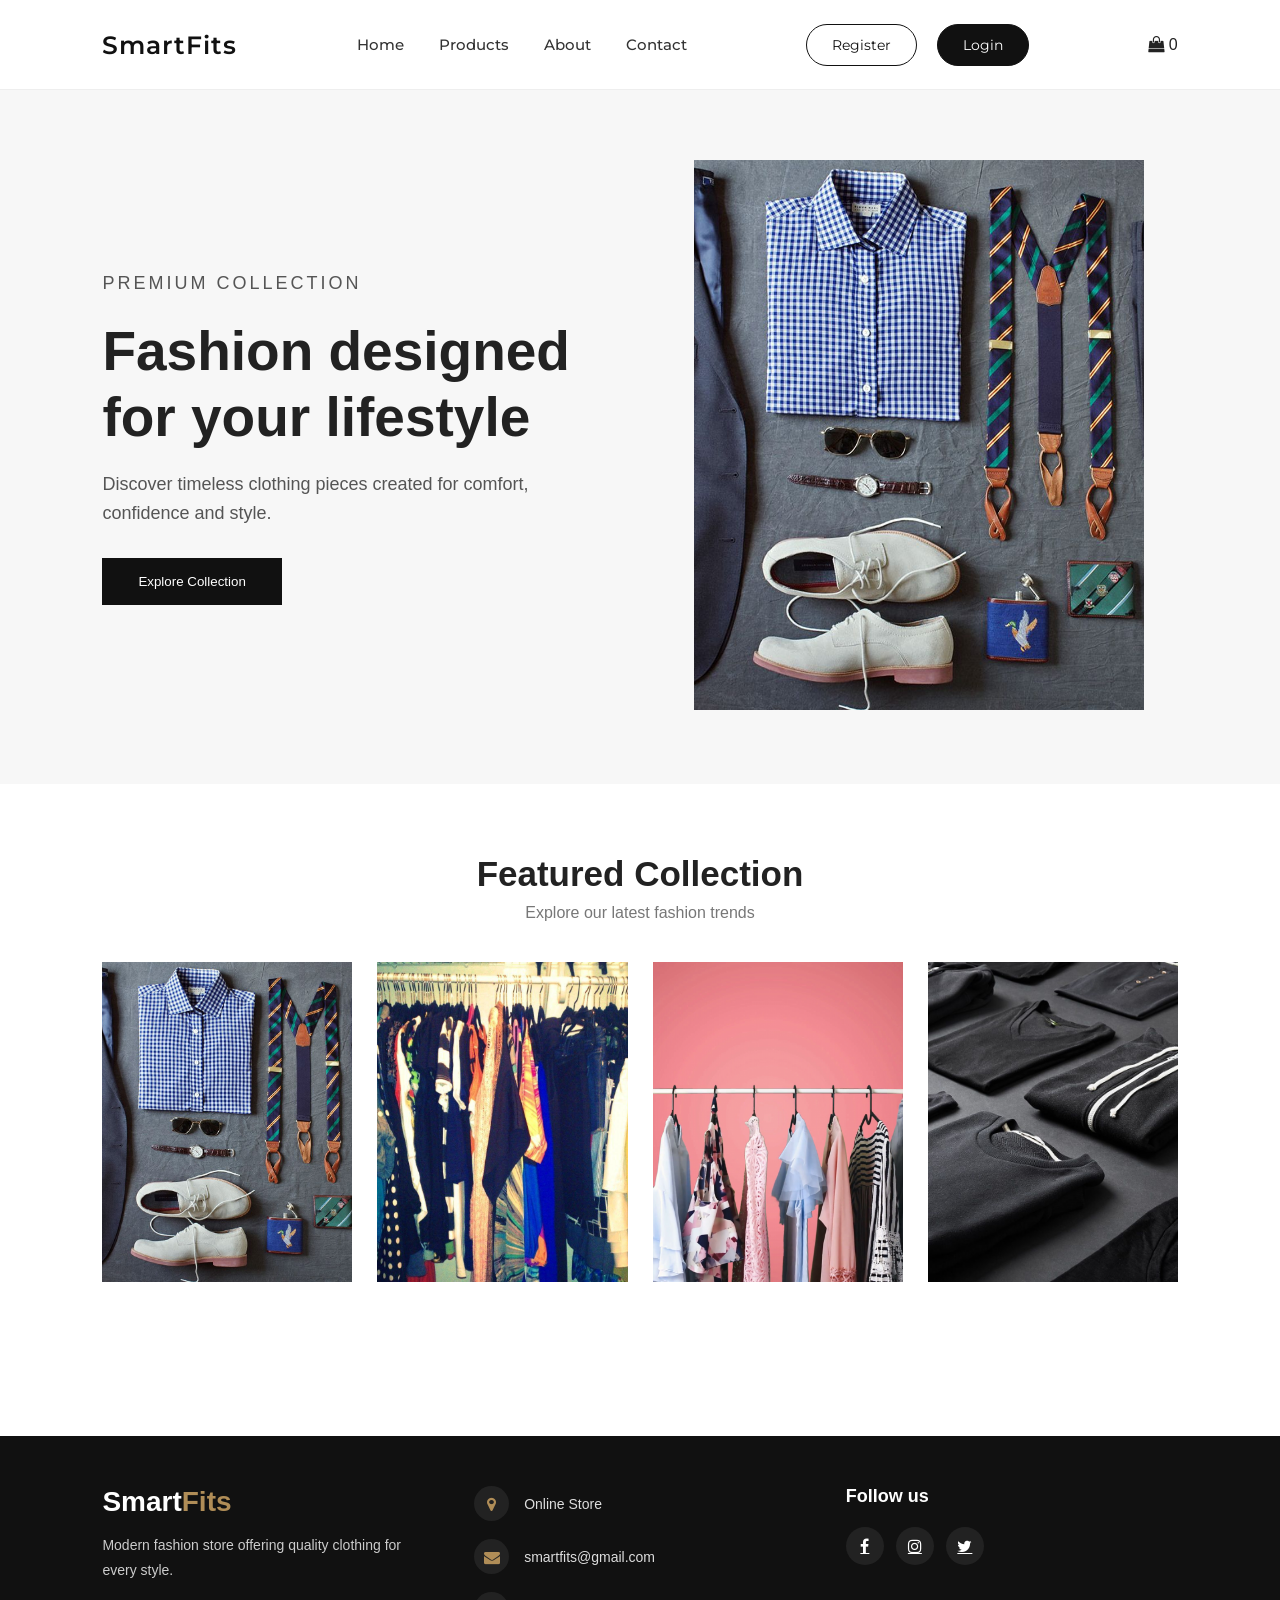
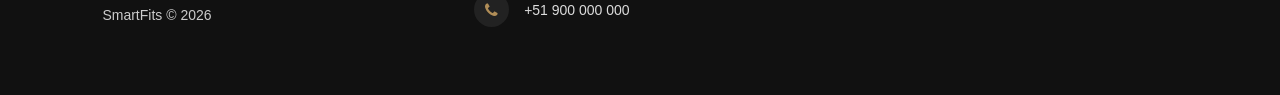
<file: index.html>
<!DOCTYPE html>
<html lang="en">
<head>

<meta charset="UTF-8">
<meta name="viewport" content="width=device-width, initial-scale=1.0">

<title>SmartFits | Online Clothing Store</title>

<link rel="stylesheet" href="https://cdnjs.cloudflare.com/ajax/libs/font-awesome/4.7.0/css/font-awesome.min.css">

<link rel="stylesheet" href="src/styles/navbar.css">
<link rel="stylesheet" href="src/styles/footer.css">
<link rel="stylesheet" href="src/styles/styles.css">

<style>

.user-area{
    display:flex;
    align-items:center;
    gap:20px;
}


.user-profile{
    display:flex;
    align-items:center;
    gap:8px;
    font-size:15px;
    color:#222;
    white-space:nowrap;
}

.logout-btn{

    background:white;
    border: 1px solid #ddd !important;
    padding:12px 28px;
    border-radius:25px;
    cursor:pointer;
    transition:.3s;

}


.logout-btn:hover{

    background:#111;
    color:white;

}

</style>
</head>
<body>
<header class="header">
<div class="brand">
<span>
SmartFits
</span>
</div>
<nav>
<ul class="nav_links">
<li>
<a href="index.html">
Home
</a>
</li>
<li>
<a href="src/Products.html">
Products
</a>
</li>
<li>
<a href="src/AboutUs.html">
About
</a>
</li>
<li>
<a href="src/Contacts.html">
Contact
</a>
</li>
</ul>
</nav>

<div class="header-buttons user-area" id="userArea">
<a href="src/PatientRegistration.html">
<button class="btn-outline">
Register
</button>
</a>
<a href="src/Login.html">
<button class="btn-primary">
Login
</button>
</a>
</div>
<div class="cart">
<i class="fa fa-shopping-bag"></i>
<span id="cartCount">
0
</span>
</div>
</header>





<section class="hero">


<div class="hero-content">


<p class="subtitle">
PREMIUM COLLECTION
</p>


<h1>
Fashion designed
for your lifestyle
</h1>



<p>
Discover timeless clothing pieces created for comfort, confidence and style.
</p>



<a href="src/Products.html">

<button class="shop-btn">
Explore Collection
</button>

</a>


</div>



<div class="hero-image">


<img 
src="images/tables.jpg"
alt="Fashion collection">


</div>


</section>





<section class="featured">


<h2>
Featured Collection
</h2>


<p>
Explore our latest fashion trends
</p>



<div class="gallery">


<a href="src/Products.html">
<img src="images/tables.jpg">
</a>


<a href="src/Products.html">
<img src="images/tables2.jpg">
</a>


<a href="src/Products.html">
<img src="images/tables3.png">
</a>


<a href="src/Products.html">
<img src="images/tables4.jpg">
</a>


</div>


</section>







<footer class="footer-distributed">


<div class="footer-left">


<h3>
Smart<span>Fits</span>
</h3>


<p class="footer-company-about">
Modern fashion store offering quality clothing for every style.
</p>


<p class="footer-company-name">
SmartFits © 2026
</p>


</div>




<div class="footer-center">


<div>

<i class="fa fa-map-marker"></i>

<p>
Online Store
</p>

</div>



<div>

<i class="fa fa-envelope"></i>

<p>
smartfits@gmail.com
</p>

</div>




<div>

<i class="fa fa-phone"></i>

<p>
+51 900 000 000
</p>

</div>


</div>





<div class="footer-right">


<h3>
Follow us
</h3>


<div class="footer-icons">


<a href="#">
<i class="fa fa-facebook"></i>
</a>


<a href="#">
<i class="fa fa-instagram"></i>
</a>


<a href="#">
<i class="fa fa-twitter"></i>
</a>


</div>


</div>


</footer>





<script>


const userArea = document.getElementById("userArea");


const currentUser = JSON.parse(
localStorage.getItem("currentUser")
);



if(currentUser){


userArea.innerHTML = `

<div class="user-profile">

<i class="fa fa-user"></i>

<span>
${currentUser.name}
</span>

</div>


<button class="logout-btn" id="logout">
Logout
</button>

`;



document
.getElementById("logout")
.addEventListener("click",()=>{


localStorage.removeItem("currentUser");


window.location.reload();


});


}


</script>



</body>
</html>
</file>
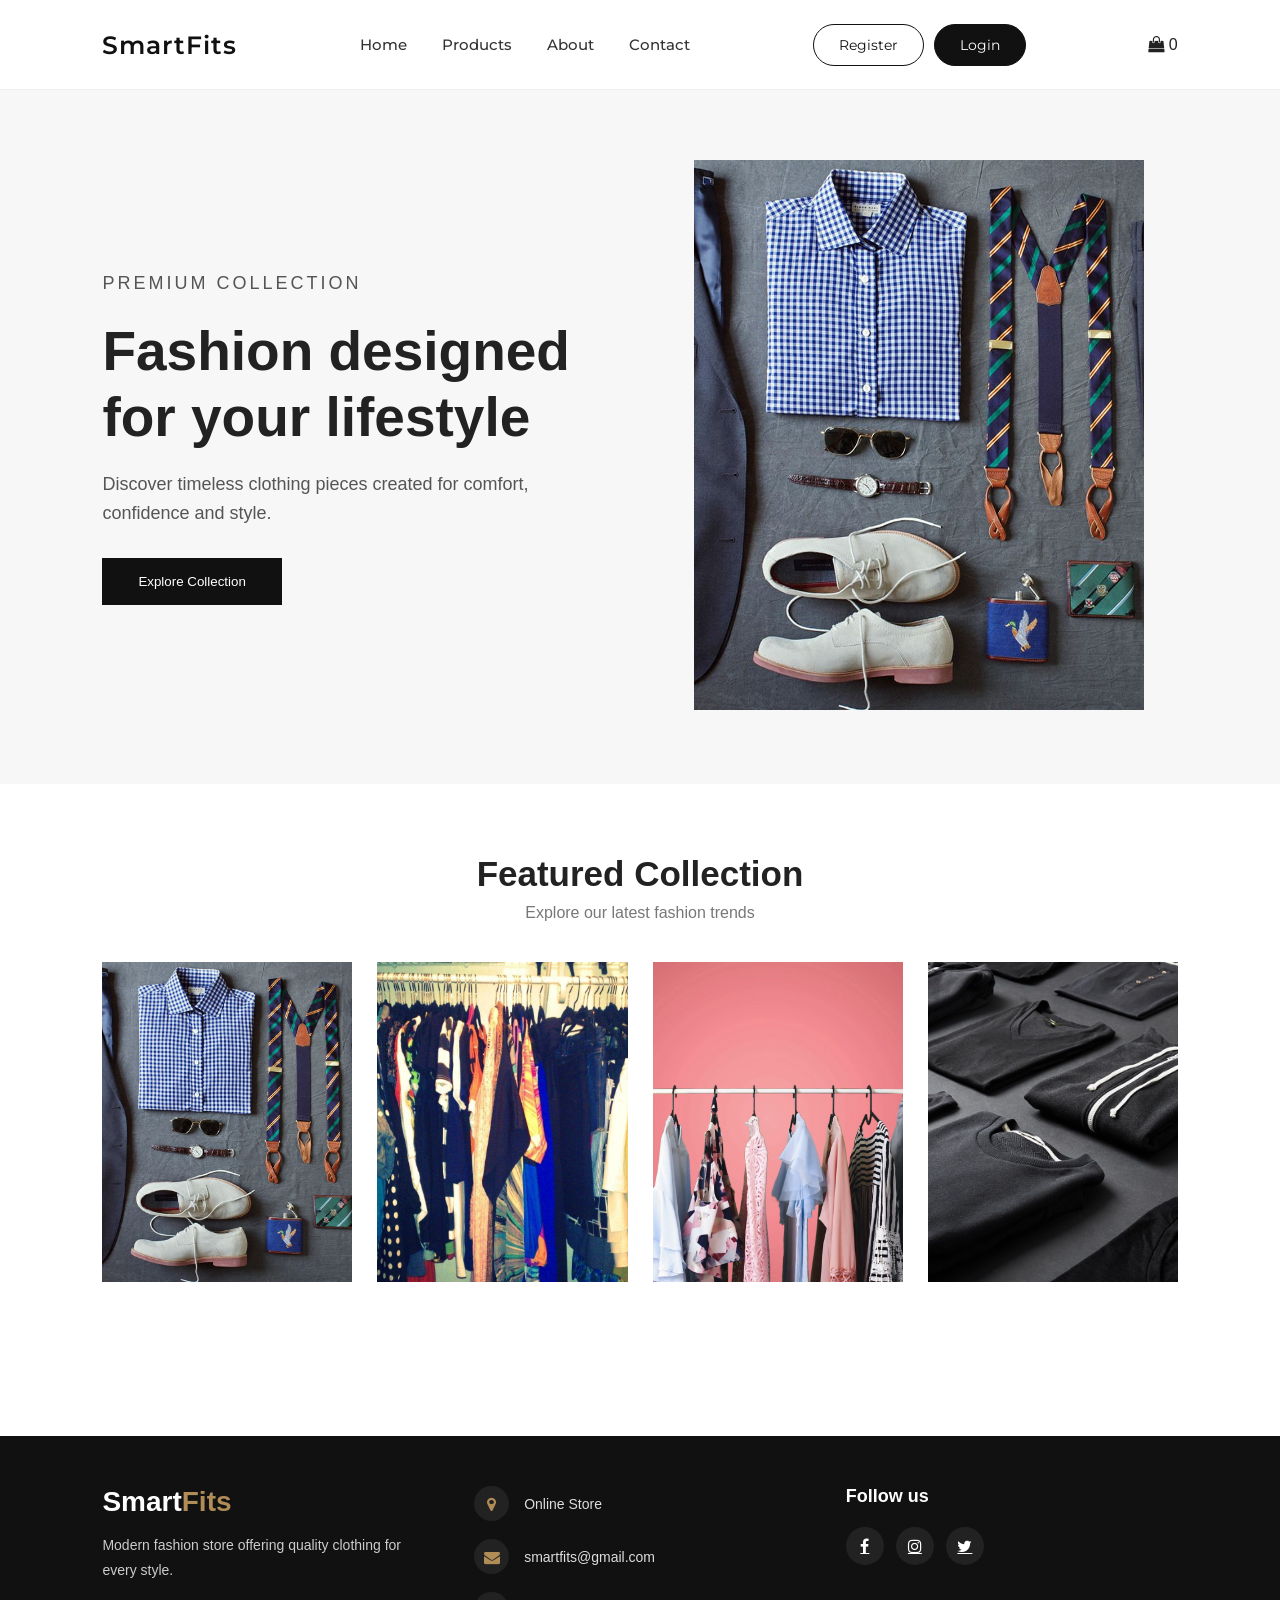
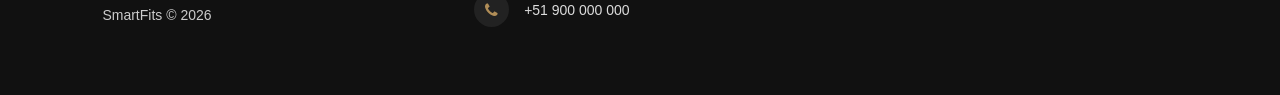
<file: src/index.html>
<!DOCTYPE html>
<html lang="en">

<head>

    <meta charset="UTF-8">
    <meta name="viewport" content="width=device-width, initial-scale=1.0">

    <title>SmartFits | Online Clothing Store</title>


    <!-- Icons -->
    <link 
    rel="stylesheet" 
    href="https://cdnjs.cloudflare.com/ajax/libs/font-awesome/4.7.0/css/font-awesome.min.css">


    <!-- Styles -->
    <link rel="stylesheet" href="styles/navbar.css">
    <link rel="stylesheet" href="styles/footer.css">
    <link rel="stylesheet" href="styles/styles.css">


</head>


<body>


<!-- ================= HEADER ================= -->

<header class="header">


    <div class="brand">

   
        <span>
            SmartFits
        </span>

    </div>



    <nav>

        <ul class="nav_links">

            <li>
                <a href="index.html">
                    Home
                </a>
            </li>


            <li>
                <a href="Products.html">
                    Products
                </a>
            </li>


            <li>
                <a href="AboutUs.html">
                    About
                </a>
            </li>


            <li>
                <a href="Contacts.html">
                    Contact
                </a>
            </li>

        </ul>


    </nav>



    <div class="header-buttons">

        <a href="PatientRegistration.html">
            <button class="btn-outline">
                Register
            </button>
        </a>


        <a href="Login.html">

            <button class="btn-primary">
                Login
            </button>

        </a>


    </div>
    <div class="cart">

<i class="fa fa-shopping-bag"></i>

<span id="cartCount">
0
</span>

</div>


</header>



<!-- ================= HERO ================= -->


<section class="hero">


    <div class="hero-content">


        <p class="subtitle">
            PREMIUM COLLECTION
        </p>


        <h1>
            Fashion designed
            for your lifestyle
        </h1>



        <p>
            Discover timeless clothing pieces
            created for comfort, confidence and style.
        </p>



        <a href="Products.html">

            <button class="shop-btn">
                Explore Collection
            </button>

        </a>


    </div>



    <div class="hero-image">


        <img 
        src="../images/tables.jpg"
        alt="Fashion collection">


    </div>



</section>




<!-- ================= FEATURED ================= -->


<section class="featured">


<h2>
Featured Collection
</h2>


<p>
Explore our latest fashion trends
</p>



<div class="gallery">


<a href="Products.html">

<img src="../images/tables.jpg">

</a>



<a href="Products.html">

<img src="../images/tables2.jpg">

</a>




<a href="Products.html">

<img src="../images/tables3.png">

</a>



<a href="Products.html">

<img src="../images/tables4.jpg">

</a>



</div>


</section>





<!-- ================= FOOTER ================= -->


<footer class="footer-distributed">


<div class="footer-left">


<h3>
Smart<span>Fits</span>
</h3>


<p class="footer-company-about">

Modern fashion store offering
quality clothing for every style.

</p>


<p class="footer-company-name">

SmartFits © 2026

</p>


</div>




<div class="footer-center">


<div>

<i class="fa fa-map-marker"></i>

<p>
Online Store
</p>

</div>



<div>

<i class="fa fa-envelope"></i>

<p>
smartfits@gmail.com
</p>

</div>



<div>

<i class="fa fa-phone"></i>

<p>
+51 900 000 000
</p>

</div>


</div>




<div class="footer-right">


<h3>
Follow us
</h3>


<div class="footer-icons">


<a href="#">
<i class="fa fa-facebook"></i>
</a>


<a href="#">
<i class="fa fa-instagram"></i>
</a>



<a href="#">
<i class="fa fa-twitter"></i>
</a>


</div>


</div>


</footer>




</body>

</html>
</file>
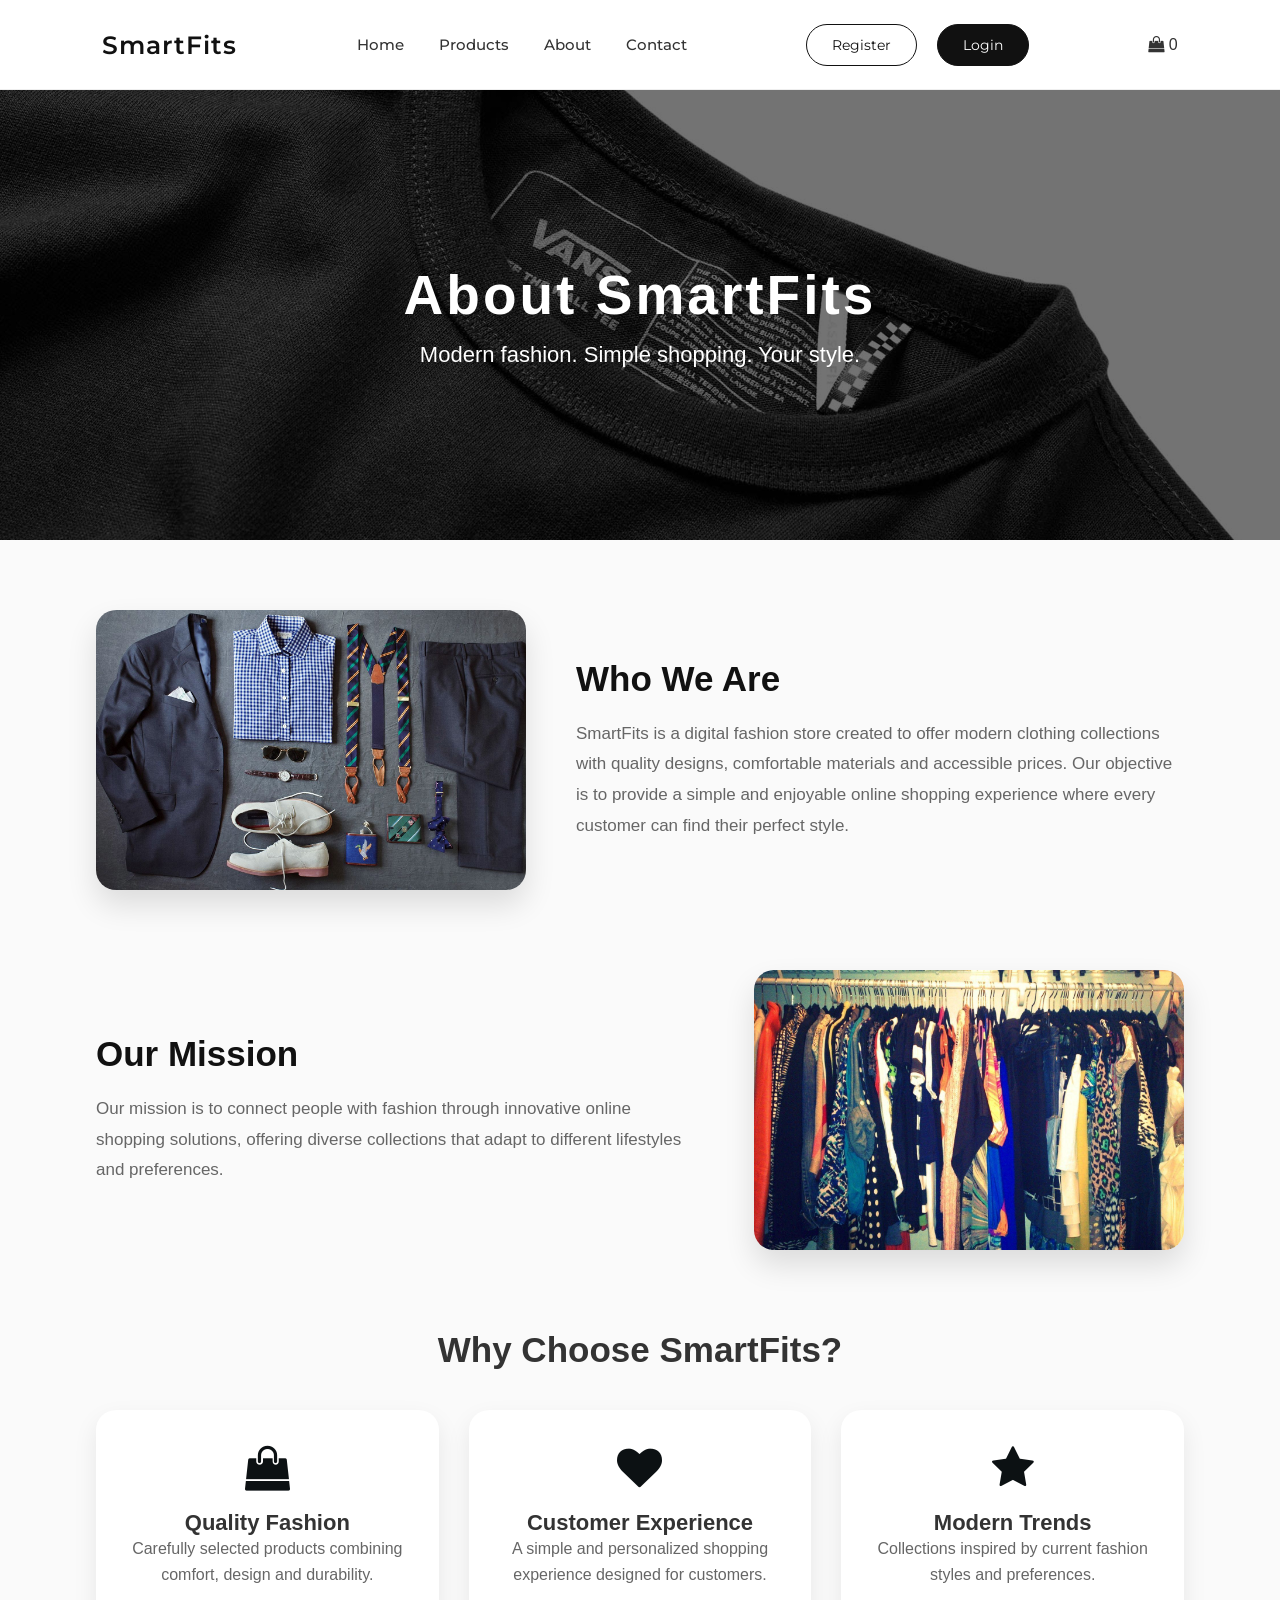
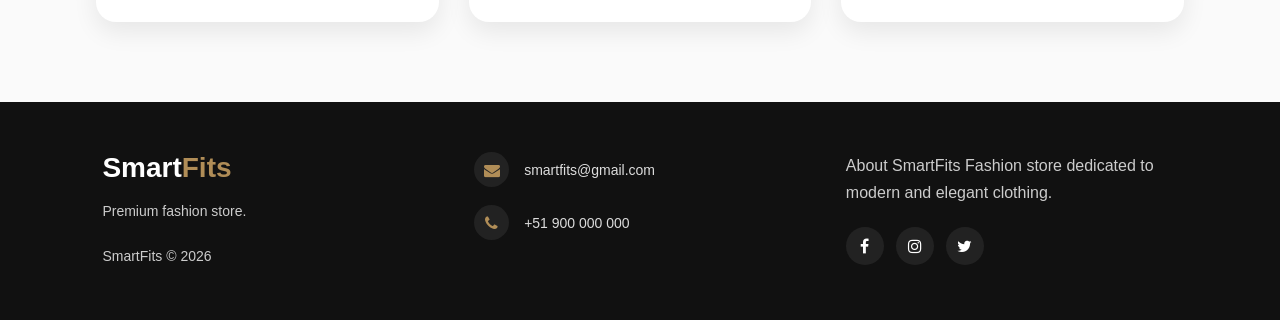
<file: src/AboutUs.html>
<!DOCTYPE html>
<html lang="en">

<head>

<meta charset="UTF-8">
<meta name="viewport" content="width=device-width, initial-scale=1.0">

<title>SmartFits | About Us</title>


<link href="https://fonts.googleapis.com/css2?family=Montserrat:wght@400;500;600;700&display=swap" rel="stylesheet">


<link rel="stylesheet" href="https://cdnjs.cloudflare.com/ajax/libs/font-awesome/4.7.0/css/font-awesome.min.css">


<link rel="stylesheet" href="styles/navbar.css">
<link rel="stylesheet" href="styles/footer.css">
<link rel="stylesheet" href="styles/styles.css">



<style>


body{

margin:0;
font-family:'Montserrat',sans-serif;
background:#fafafa;
color:#333;

}




/* HERO */


.about-hero{

height:450px;

background:

linear-gradient(
rgba(0,0,0,.55),
rgba(0,0,0,.55)
),

url("../images/titleback.jpg");


background-size:cover;

background-position:center;


display:flex;

justify-content:center;

align-items:center;

text-align:center;

color:white;


}



.about-hero h1{

font-size:55px;

letter-spacing:3px;

margin:0;


animation:fadeDown 1s;


}



.about-hero p{

font-size:22px;

margin-top:15px;

animation:fadeUp 1s;


}

.user-area{
    display:flex;
    align-items:center;
    gap:20px;
}


.user-profile{
    display:flex;
    align-items:center;
    gap:8px;
    font-size:15px;
    color:#222;
    white-space:nowrap;
}

.logout-btn{

    background:white;
    border: 1px solid #ddd !important;
    padding:12px 28px;
    border-radius:25px;
    cursor:pointer;
    transition:.3s;

}


.logout-btn:hover{

    background:#111;
    color:white;

}


@keyframes fadeDown{


from{

opacity:0;
transform:translateY(-30px);

}


to{

opacity:1;
transform:translateY(0);

}


}




@keyframes fadeUp{


from{

opacity:0;
transform:translateY(30px);

}


to{

opacity:1;
transform:translateY(0);

}


}





.container{


width:85%;

margin:70px auto;


}




.section{


display:flex;

align-items:center;

gap:50px;

margin-bottom:80px;


}



.section img{


width:430px;

height:280px;

object-fit:cover;

border-radius:20px;


box-shadow:

0 15px 30px rgba(0,0,0,.12);


transition:.4s;


}



.section img:hover{


transform:scale(1.05);


}



.text{


flex:1;


}


.text h2{


font-size:35px;

margin-bottom:20px;

color:#111;


}



.text p{


font-size:17px;

line-height:1.8;

color:#666;


}




/* CARDS */


.title-center{


text-align:center;

font-size:35px;

margin-bottom:40px;


}



.cards{


display:grid;

grid-template-columns:
repeat(auto-fit,minmax(250px,1fr));


gap:30px;


}



.card{


background:white;

padding:35px;


border-radius:20px;

text-align:center;


box-shadow:

0 10px 25px rgba(0,0,0,.08);


transition:.3s;


}




.card:hover{


transform:translateY(-10px);


}





.card i{


font-size:45px;

color:#0c1113;

margin-bottom:20px;


}




.card h3{


font-size:22px;


}



.card p{


color:#666;

line-height:1.6;


}





@media(max-width:850px){


.section{

flex-direction:column;

}


.section img{


width:100%;


}


.about-hero h1{


font-size:38px;


}


}




</style>


</head>



<body>



<header class="header">


    <div class="brand">

        <span>
            SmartFits
        </span>

    </div>



    <nav>

        <ul class="nav_links">

            <li>
                <a href="../index.html">
                    Home
                </a>
            </li>


            <li>
                <a href="Products.html">
                    Products
                </a>
            </li>


            <li>
                <a href="AboutUs.html">
                    About
                </a>
            </li>


            <li>
                <a href="Contacts.html">
                    Contact
                </a>
            </li>

        </ul>


    </nav>



  <div class="header-buttons user-area" id="userArea">
<a href="PatientRegistration.html">
<button class="btn-outline">
Register
</button>
</a>
<a href="Login.html">
<button class="btn-primary">
Login
</button>
</a>
</div>
    <div class="cart">

<i class="fa fa-shopping-bag"></i>

<span id="cartCount">
0
</span>

</div>


</header>






<section class="about-hero">


<div>

<h1>
About SmartFits
</h1>


<p>
Modern fashion. Simple shopping. Your style.
</p>


</div>


</section>







<div class="container">



<section class="section">


<img src="../images/tables.jpg">


<div class="text">


<h2>
Who We Are
</h2>


<p>

SmartFits is a digital fashion store created to offer
modern clothing collections with quality designs,
comfortable materials and accessible prices.

Our objective is to provide a simple and enjoyable
online shopping experience where every customer
can find their perfect style.

</p>


</div>


</section>







<section class="section">


<div class="text">


<h2>
Our Mission
</h2>


<p>

Our mission is to connect people with fashion
through innovative online shopping solutions,
offering diverse collections that adapt to
different lifestyles and preferences.

</p>


</div>


<img src="../images/tables2.jpg">


</section>







<h2 class="title-center">

Why Choose SmartFits?

</h2>





<div class="cards">



<div class="card">

<i class="fa fa-shopping-bag"></i>

<h3>
Quality Fashion
</h3>


<p>

Carefully selected products combining
comfort, design and durability.

</p>


</div>





<div class="card">


<i class="fa fa-heart"></i>


<h3>
Customer Experience
</h3>


<p>

A simple and personalized shopping
experience designed for customers.

</p>


</div>





<div class="card">


<i class="fa fa-star"></i>


<h3>
Modern Trends
</h3>


<p>

Collections inspired by current fashion
styles and preferences.

</p>


</div>



</div>



</div>







<footer class="footer-distributed">


<div class="footer-left">


<h3>
Smart<span>Fits</span>
</h3>


<p>
Premium fashion store.
</p>


<p class="footer-company-name">
SmartFits © 2026
</p>


</div>





<div class="footer-center">


<div>

<i class="fa fa-envelope"></i>

<p>
smartfits@gmail.com
</p>


</div>



<div>

<i class="fa fa-phone"></i>

<p>
+51 900 000 000
</p>


</div>



</div>






<div class="footer-right">


<p class="footer-company-about">

<span>
About SmartFits
</span>

Fashion store dedicated to
modern and elegant clothing.

</p>



<div class="footer-icons">


<a>
<i class="fa fa-facebook"></i>
</a>


<a>
<i class="fa fa-instagram"></i>
</a>


<a>
<i class="fa fa-twitter"></i>
</a>


</div>


</div>



</footer>
<script>


const userArea = document.getElementById("userArea");


const currentUser = JSON.parse(
localStorage.getItem("currentUser")
);



if(currentUser){


userArea.innerHTML = `

<div class="user-profile">

<i class="fa fa-user"></i>

<span>
${currentUser.name}
</span>

</div>


<button class="logout-btn" id="logout">
Logout
</button>

`;



document
.getElementById("logout")
.addEventListener("click",()=>{


localStorage.removeItem("currentUser");


window.location.reload();


});


}


</script>





</body>

</html>
</file>
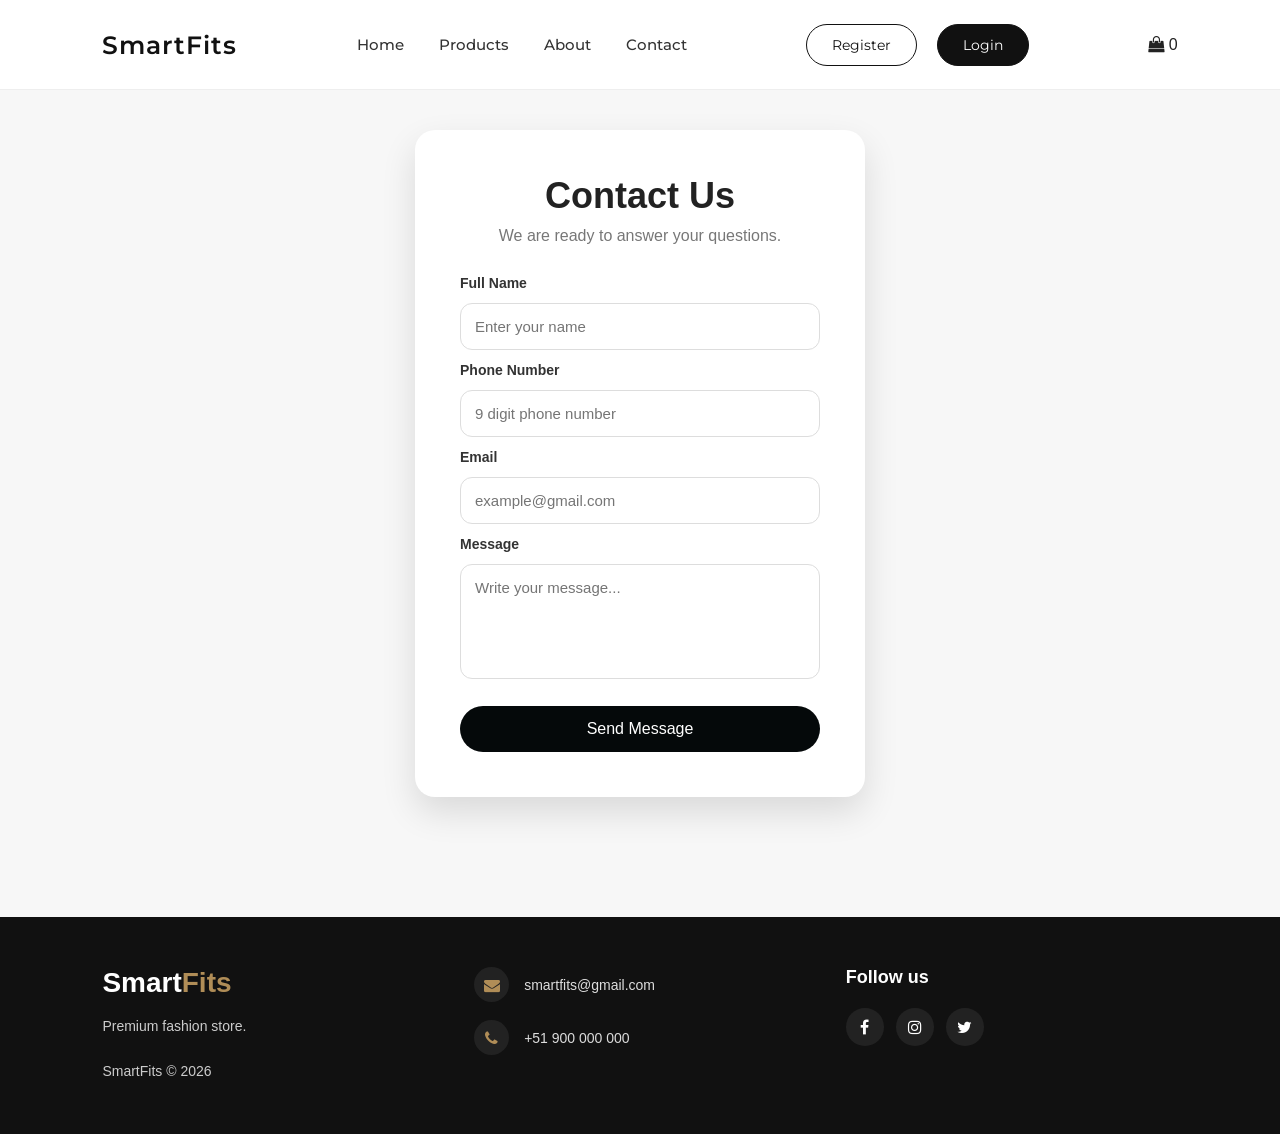
<file: src/Contacts.html>
<!DOCTYPE html>
<html lang="en">

<head>

<meta charset="UTF-8">
<meta name="viewport" content="width=device-width, initial-scale=1.0">

<title>SmartFits | Contact</title>


<link rel="stylesheet" 
href="https://cdnjs.cloudflare.com/ajax/libs/font-awesome/4.7.0/css/font-awesome.min.css">


<link rel="stylesheet" href="styles/navbar.css">
<link rel="stylesheet" href="styles/footer.css">
<link rel="stylesheet" href="styles/styles.css">



<style>


body{

margin:0;
font-family:'Montserrat',sans-serif;
background:#f7f7f7;

}


/* CONTACT */

.contact-section{

min-height:650px;

display:flex;

justify-content:center;

align-items:center;

padding:40px;

}



.user-area{
    display:flex;
    align-items:center;
    gap:20px;
}


.user-profile{
    display:flex;
    align-items:center;
    gap:8px;
    font-size:15px;
    color:#222;
    white-space:nowrap;
}

.logout-btn{

    background:white;
    border: 1px solid #ddd !important;
    padding:12px 28px;
    border-radius:25px;
    cursor:pointer;
    transition:.3s;

}


.logout-btn:hover{

    background:#111;
    color:white;

}
.contact-card{

background:white;

width:450px;

padding:45px;

border-radius:20px;

box-shadow:
0 15px 35px rgba(0,0,0,.12);

animation:fade .6s ease;


}



@keyframes fade{

from{

opacity:0;
transform:translateY(30px);

}

to{

opacity:1;
transform:translateY(0);

}


}




.contact-card h1{

text-align:center;

font-size:36px;

color:#222;

margin-bottom:10px;

}



.contact-card>p{

text-align:center;

color:#777;

margin-bottom:30px;

}




form{

display:flex;

flex-direction:column;

gap:12px;

}



label{

font-size:14px;

font-weight:600;

color:#333;

}




input,
textarea{


padding:14px;

border-radius:12px;

border:1px solid #ddd;

font-size:15px;

font-family:inherit;

transition:.3s;

}



input:focus,
textarea:focus{

outline:none;

border-color:#0088a9;

box-shadow:
0 0 8px rgba(0,136,169,.2);

}




textarea{

resize:none;

}




.send-btn{


margin-top:15px;

background:#05090a;

color:white;

border:none;

padding:14px;

border-radius:30px;

cursor:pointer;

font-size:16px;

transition:.3s;


}




.send-btn:hover{

background:#060f11;

transform:translateY(-3px);

}




#response{


display:none;

text-align:center;

padding:15px;

border-radius:10px;

margin-top:15px;

font-size:14px;

}




.success{

display:block!important;

background:#e8f7ee;

color:#198754;

}



.error{

display:block!important;

background:#fdecec;

color:#dc3545;

}



</style>



</head>



<body>


<header class="header">


    <div class="brand">


        <span>
            SmartFits
        </span>

    </div>



    <nav>

        <ul class="nav_links">

            <li>
                <a href="../index.html">
                    Home
                </a>
            </li>


            <li>
                <a href="Products.html">
                    Products
                </a>
            </li>


            <li>
                <a href="AboutUs.html">
                    About
                </a>
            </li>


            <li>
                <a href="Contacts.html">
                    Contact
                </a>
            </li>

        </ul>


    </nav>


  <div class="header-buttons user-area" id="userArea">
<a href="PatientRegistration.html">
<button class="btn-outline">
Register
</button>
</a>
<a href="Login.html">
<button class="btn-primary">
Login
</button>
</a>
</div>
    <div class="cart">

<i class="fa fa-shopping-bag"></i>

<span id="cartCount">
0
</span>

</div>


</header>




<section class="contact-section">


<div class="contact-card">


<h1>
Contact Us
</h1>


<p>
We are ready to answer your questions.
</p>



<form id="contactForm">



<label for="name">
Full Name
</label>


<input
id="name"
type="text"
placeholder="Enter your name"
required>




<label for="phone">
Phone Number
</label>


<input
id="phone"
type="text"
placeholder="9 digit phone number"
required>




<label for="email">
Email
</label>


<input
id="email"
type="email"
placeholder="example@gmail.com"
required>




<label for="message">
Message
</label>


<textarea
id="message"
rows="5"
placeholder="Write your message..."
required>
</textarea>




<button class="send-btn"
type="submit">

Send Message

</button>



<div id="response"></div>



</form>



</div>


</section>







<footer class="footer-distributed">


<div class="footer-left">


<h3>
Smart<span>Fits</span>
</h3>


<p>
Premium fashion store.
</p>


<p class="footer-company-name">

SmartFits © 2026

</p>


</div>






<div class="footer-center">


<div>

<i class="fa fa-envelope"></i>

<p>
smartfits@gmail.com
</p>

</div>



<div>

<i class="fa fa-phone"></i>

<p>
+51 900 000 000
</p>

</div>


</div>





<div class="footer-right">


<h3>
Follow us
</h3>



<div class="footer-icons">


<a>
<i class="fa fa-facebook"></i>
</a>


<a>
<i class="fa fa-instagram"></i>
</a>


<a>
<i class="fa fa-twitter"></i>
</a>



</div>



</div>




</footer>








<script>


document
.getElementById("contactForm")
.addEventListener("submit",function(e){


e.preventDefault();



const name =
document.getElementById("name").value.trim();


const phone =
document.getElementById("phone").value.trim();


const email =
document.getElementById("email").value.trim();


const message =
document.getElementById("message").value.trim();



const response =
document.getElementById("response");




if(!/^[A-Za-zÁÉÍÓÚáéíóúñÑ ]+$/.test(name)){


response.className="error";

response.innerHTML=
"✕ Ingresa un nombre válido.";

return;


}




if(!/^[0-9]{9}$/.test(phone)){


response.className="error";

response.innerHTML=
"✕ El teléfono debe tener 9 dígitos.";

return;


}




let contact={

name,
phone,
email,
message,
date:new Date().toLocaleString()

};




let messages =
JSON.parse(
localStorage.getItem("contacts")
) || [];



messages.push(contact);



localStorage.setItem(
"contacts",
JSON.stringify(messages)
);





response.className="success";


response.innerHTML=

"✓ Gracias "+name+
", tu mensaje fue enviado correctamente. Nos comunicaremos pronto.";





this.reset();



});



</script>
<script>


const userArea = document.getElementById("userArea");


const currentUser = JSON.parse(
localStorage.getItem("currentUser")
);



if(currentUser){


userArea.innerHTML = `

<div class="user-profile">

<i class="fa fa-user"></i>

<span>
${currentUser.name}
</span>

</div>


<button class="logout-btn" id="logout">
Logout
</button>

`;



document
.getElementById("logout")
.addEventListener("click",()=>{


localStorage.removeItem("currentUser");


window.location.reload();


});


}


</script>



</body>


</html>
</file>
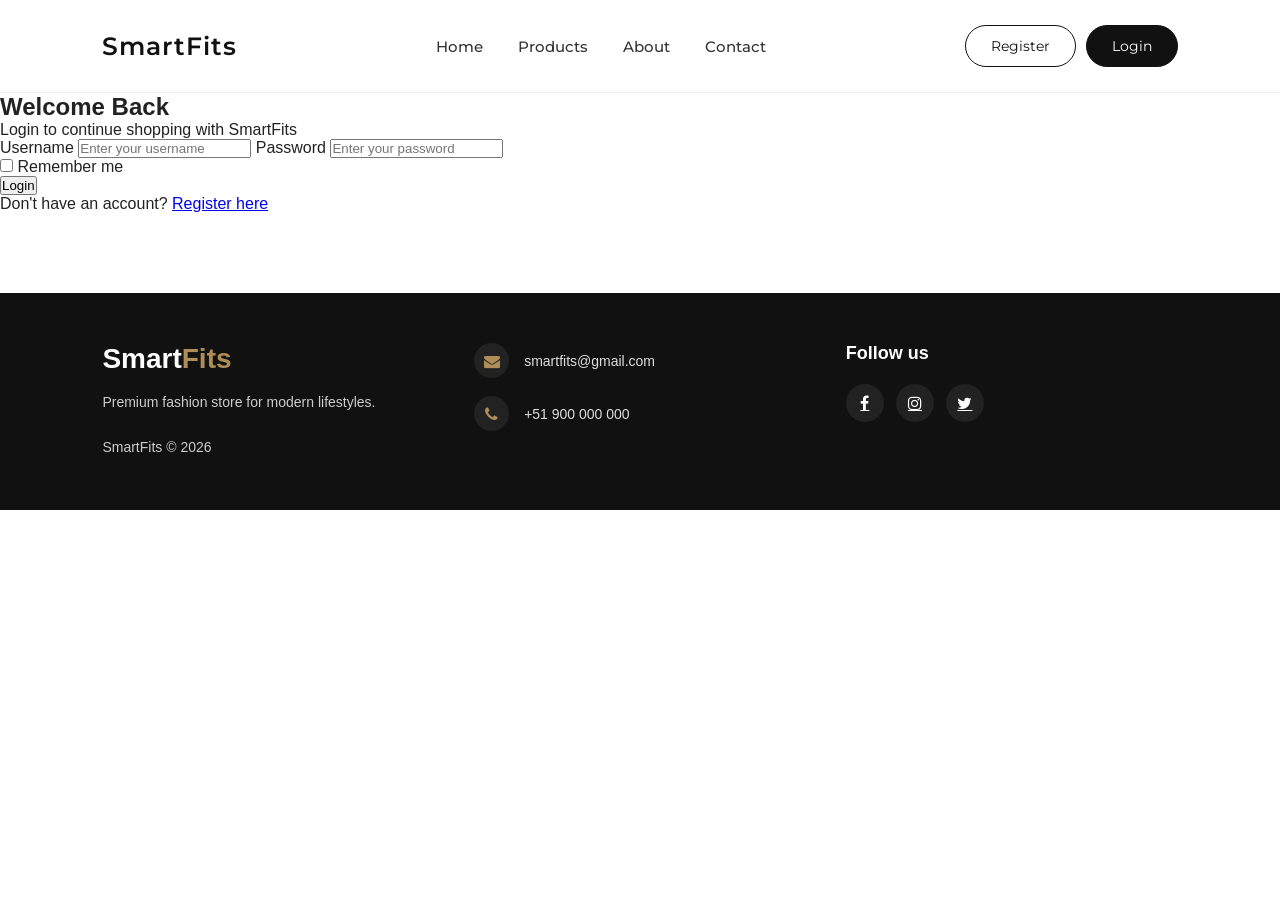
<file: src/Login.html>
<!DOCTYPE html>
<html lang="en">

<head>

<meta charset="UTF-8">
<meta name="viewport" content="width=device-width, initial-scale=1.0">

<title>SmartFits | Login</title>

<link rel="stylesheet" href="https://cdnjs.cloudflare.com/ajax/libs/font-awesome/4.7.0/css/font-awesome.min.css">

<link rel="stylesheet" href="styles/navbar.css">
<link rel="stylesheet" href="styles/footer.css">
<link rel="stylesheet" href="styles/Login.css">
<link rel="stylesheet" href="styles/styles.css">


</head>

<body>

<header>

<div class="brand">
<span>
SmartFits
</span>
</div>

<nav>

<ul class="nav_links">

<li>
<a href="../index.html">
Home
</a>
</li>

<li>
<a href="Products.html">
Products
</a>
</li>

<li>
<a href="AboutUs.html">
About
</a>
</li>

<li>
<a href="Contacts.html">
Contact
</a>
</li>

</ul>

</nav>


<div class="header-buttons">

<a href="PatientRegistration.html">
<button class="btn-outline">
Register
</button>
</a>

<button class="btn-primary">
Login
</button>

</div>

</header>


<section class="login-section">

<div class="login-card">

<h1>
Welcome Back
</h1>

<p>
Login to continue shopping with SmartFits
</p>


<form id="loginForm">


<label>
Username
</label>

<input 
type="text"
id="username"
placeholder="Enter your username"
required>


<label>
Password
</label>

<input 
type="password"
id="password"
placeholder="Enter your password"
required>


<div class="remember">

<input 
type="checkbox"
id="remember">

<label>
Remember me
</label>

</div>


<button 
type="submit"
class="login-button">

Login

</button>


<p id="message"></p>


<p class="register-link">

Don't have an account?

<a href="PatientRegistration.html">
Register here
</a>

</p>


</form>

</div>

</section>


<footer class="footer-distributed">

<div class="footer-left">

<h3>
Smart<span>Fits</span>
</h3>

<p>
Premium fashion store for modern lifestyles.
</p>

<p class="footer-company-name">
SmartFits © 2026
</p>

</div>


<div class="footer-center">

<div>

<i class="fa fa-envelope"></i>

<p>
smartfits@gmail.com
</p>

</div>


<div>

<i class="fa fa-phone"></i>

<p>
+51 900 000 000
</p>

</div>

</div>


<div class="footer-right">

<h3>
Follow us
</h3>

<div class="footer-icons">

<a href="#">
<i class="fa fa-facebook"></i>
</a>

<a href="#">
<i class="fa fa-instagram"></i>
</a>

<a href="#">
<i class="fa fa-twitter"></i>
</a>

</div>

</div>

</footer>

<script>

document
.getElementById("loginForm")
.addEventListener("submit",function(e){

e.preventDefault();


const username =
document.getElementById("username").value.trim();


const password =
document.getElementById("password").value;


const message =
document.getElementById("message");



let users =
JSON.parse(
localStorage.getItem("users")
) || [];



const user =
users.find(
u => u.username === username
);



if(!user){

message.style.color="red";

message.innerHTML=
"✕ Usuario no encontrado";

return;

}



const encryptedPassword = btoa(password);



if(user.password !== encryptedPassword){

message.style.color="red";

message.innerHTML=
"✕ Contraseña incorrecta";

return;

}



localStorage.setItem(
"currentUser",
JSON.stringify(user)
);



message.style.color="green";

message.innerHTML=
"✓ Bienvenido "+user.name;



setTimeout(()=>{

window.location.href="../index.html";

},1000);



});

</script>
</body>

</html>
</file>
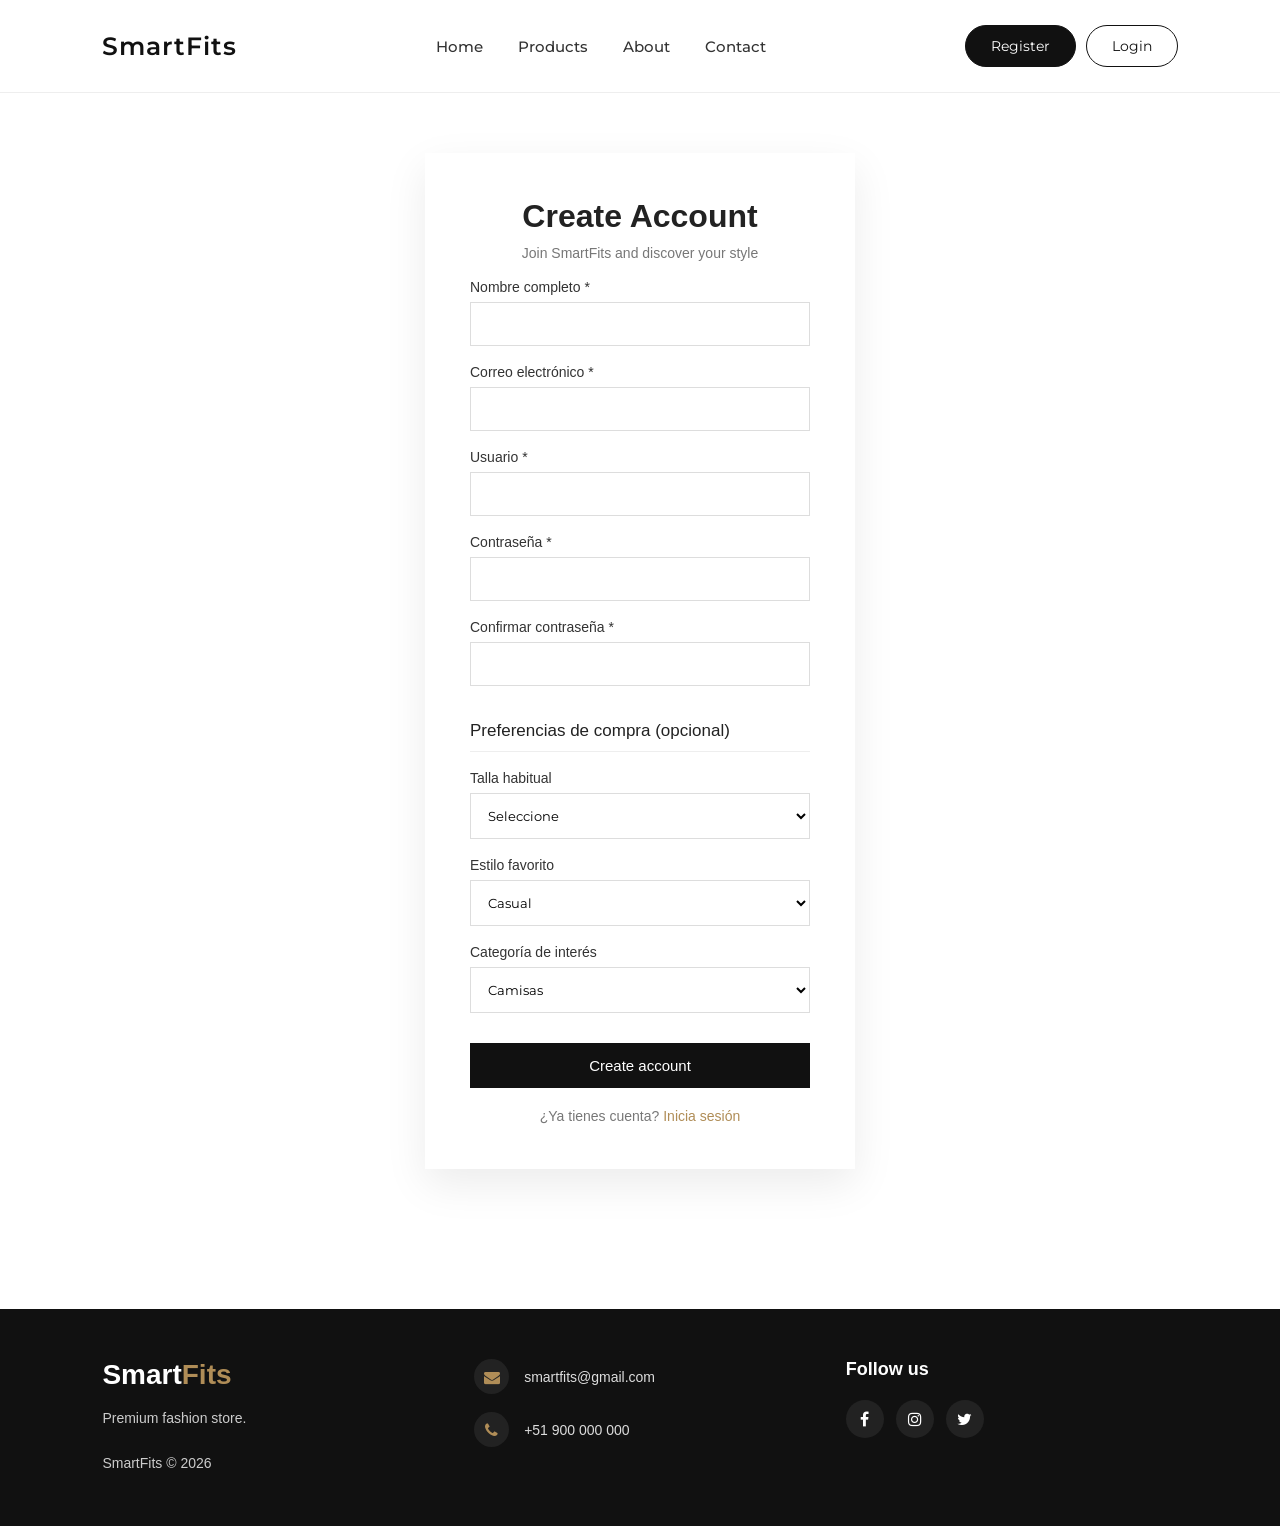
<file: src/PatientRegistration.html>
<!DOCTYPE html>
<html lang="en">

<head>

<meta charset="UTF-8">
<meta name="viewport" content="width=device-width, initial-scale=1.0">

<title>SmartFits | Register</title>

<link rel="stylesheet" href="https://cdnjs.cloudflare.com/ajax/libs/font-awesome/4.7.0/css/font-awesome.min.css">

<link rel="stylesheet" href="styles/navbar.css">
<link rel="stylesheet" href="styles/footer.css">
<link rel="stylesheet" href="styles/RegisterStyles.css">
<link rel="stylesheet" href="styles/styles.css">


</head>

<body>


<header>

<div class="brand">
<span>
SmartFits
</span>
</div>


<nav>

<ul class="nav_links">

<li>
<a href="../index.html">
Home
</a>
</li>

<li>
<a href="Products.html">
Products
</a>
</li>

<li>
<a href="AboutUs.html">
About
</a>
</li>

<li>
<a href="Contacts.html">
Contact
</a>
</li>

</ul>

</nav>


<div class="header-buttons">

<a href="PatientRegistration.html">
<button class="btn-primary">
Register
</button>
</a>


<a href="Login.html">
<button class="btn-outline">
Login
</button>
</a>

</div>


</header>



<section class="register-section">


<div class="register-card">


<h1>
Create Account
</h1>


<p>
Join SmartFits and discover your style
</p>



<form id="registerForm">


<label>
Nombre completo *
</label>

<input 
type="text"
id="name"
required>



<label>
Correo electrónico *
</label>

<input 
type="email"
id="email"
required>



<label>
Usuario *
</label>

<input 
type="text"
id="username"
required>



<label>
Contraseña *
</label>

<input 
type="password"
id="password"
required>



<label>
Confirmar contraseña *
</label>

<input 
type="password"
id="confirmPassword"
required>



<h3>
Preferencias de compra (opcional)
</h3>



<label>
Talla habitual
</label>

<select id="size">

<option value="Seleccione">
Seleccione
</option>

<option>
XS
</option>

<option>
S
</option>

<option>
M
</option>

<option>
L
</option>

<option>
XL
</option>

</select>




<label>
Estilo favorito
</label>

<select id="style">

<option>
Casual
</option>

<option>
Formal
</option>

<option>
Deportivo
</option>

<option>
Elegante
</option>

</select>




<label>
Categoría de interés
</label>

<select id="category">

<option>
Camisas
</option>

<option>
Pantalones
</option>

<option>
Relojes
</option>

<option>
Accesorios
</option>

</select>



<button 
class="register-button"
type="submit">

Create account

</button>


<p id="message"></p>


<p class="login-link">

¿Ya tienes cuenta?

<a href="Login.html">
Inicia sesión
</a>

</p>


</form>


</div>


</section>




<footer class="footer-distributed">


<div class="footer-left">

<h3>
Smart<span>Fits</span>
</h3>

<p>
Premium fashion store.
</p>

<p class="footer-company-name">
SmartFits © 2026
</p>


</div>


<div class="footer-center">


<div>

<i class="fa fa-envelope"></i>

<p>
smartfits@gmail.com
</p>

</div>


<div>

<i class="fa fa-phone"></i>

<p>
+51 900 000 000
</p>

</div>


</div>



<div class="footer-right">

<h3>
Follow us
</h3>


<div class="footer-icons">

<a>
<i class="fa fa-facebook"></i>
</a>

<a>
<i class="fa fa-instagram"></i>
</a>

<a>
<i class="fa fa-twitter"></i>
</a>


</div>


</div>


</footer>




<script>


document
.getElementById("registerForm")
.addEventListener("submit",function(e){


e.preventDefault();



const name =
document.getElementById("name").value.trim();


const email =
document.getElementById("email").value.trim();


const username =
document.getElementById("username").value.trim();


const password =
document.getElementById("password").value;


const confirmPassword =
document.getElementById("confirmPassword").value;


const message =
document.getElementById("message");



if(password !== confirmPassword){

message.style.color="red";

message.innerHTML=
"✕ Las contraseñas no coinciden";

return;

}



let users =
JSON.parse(
localStorage.getItem("users")
) || [];



const usernameExists =
users.find(
user => user.username === username
);



if(usernameExists){

message.style.color="red";

message.innerHTML=
"✕ Este usuario ya está registrado";

return;

}



const emailExists =
users.find(
user => user.email === email
);



if(emailExists){

message.style.color="red";

message.innerHTML=
"✕ Este correo ya está registrado";

return;

}




const newUser={


id:Date.now(),


name:name,


email:email,


username:username,


password:btoa(password),


preferences:{


size:
document.getElementById("size").value,


style:
document.getElementById("style").value,


category:
document.getElementById("category").value


},


createdAt:
new Date().toISOString()


};




users.push(newUser);



localStorage.setItem(
"users",
JSON.stringify(users)
);



localStorage.setItem(
"currentUser",
JSON.stringify(newUser)
);




message.style.color="green";


message.innerHTML=
"✓ Cuenta creada correctamente";



document
.getElementById("registerForm")
.reset();



setTimeout(()=>{

window.location.href="Login.html";

},1500);



});



</script>


</body>

</html>
</file>
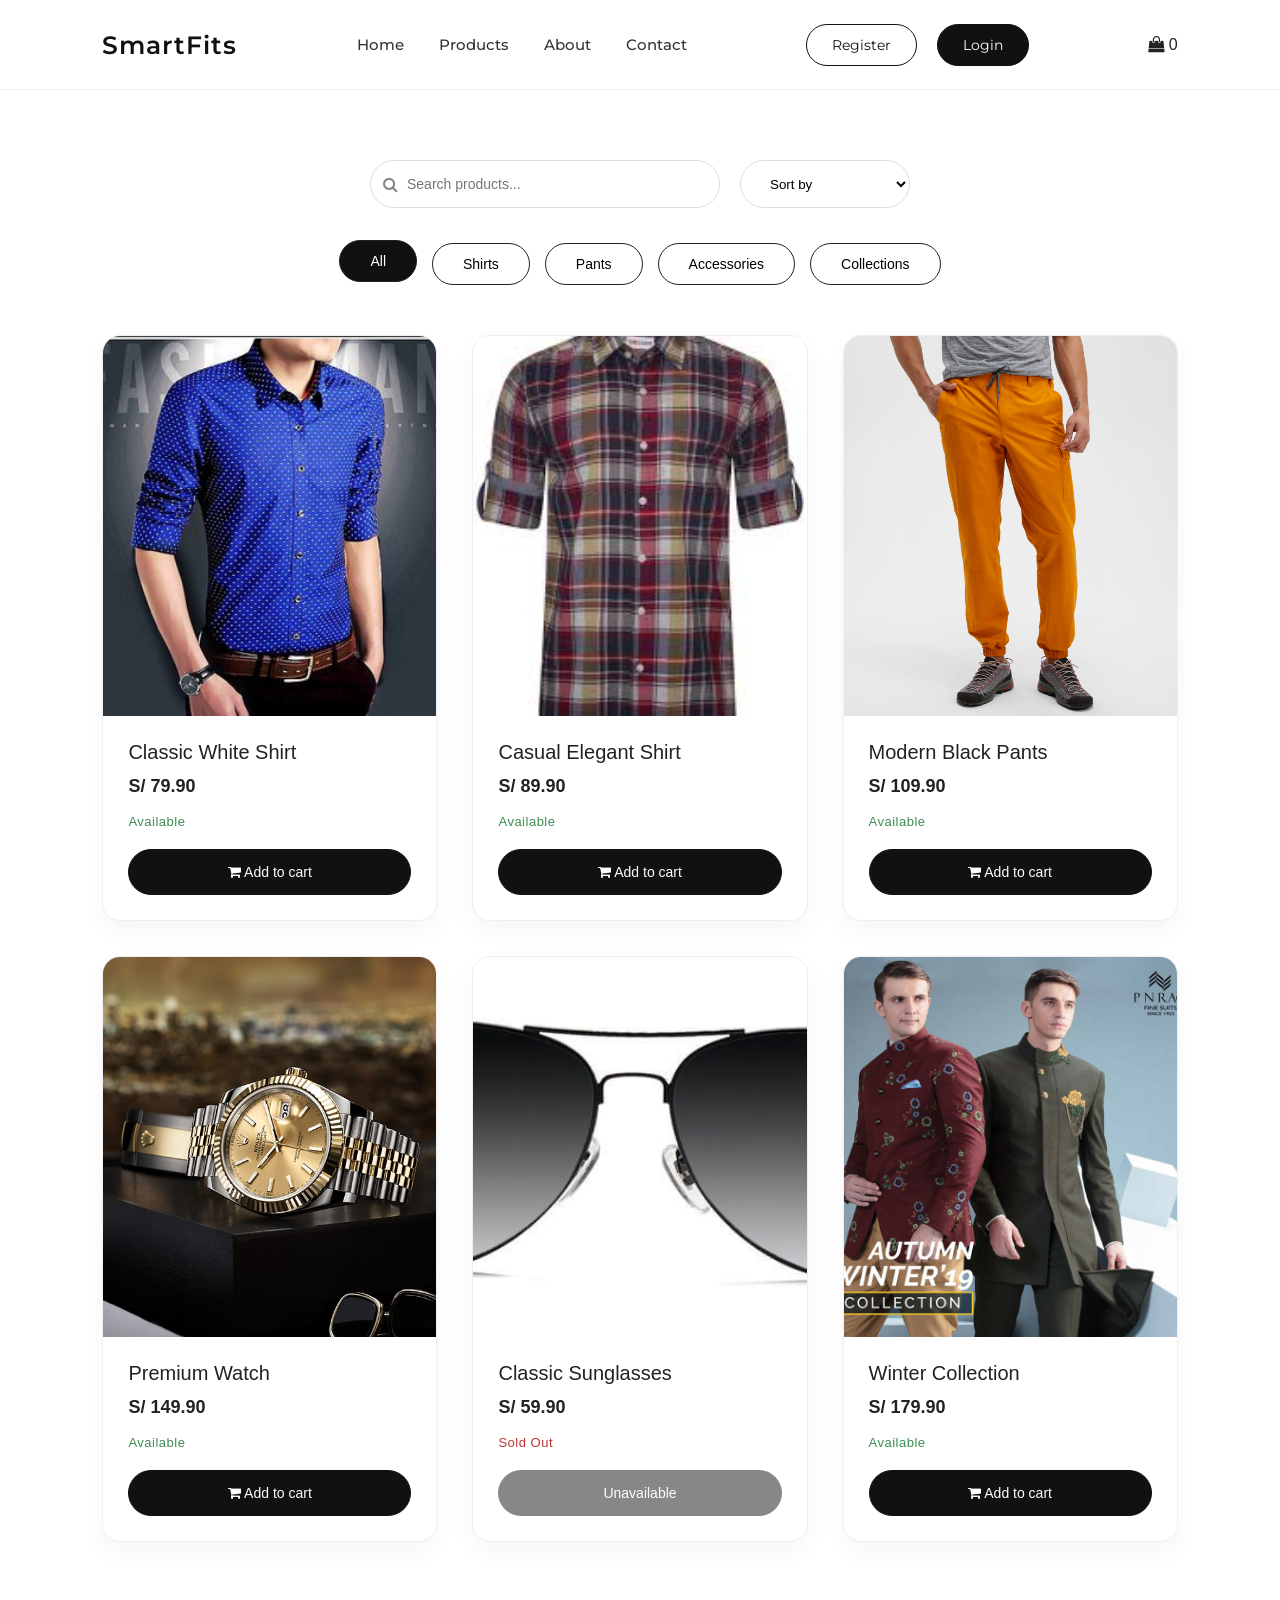
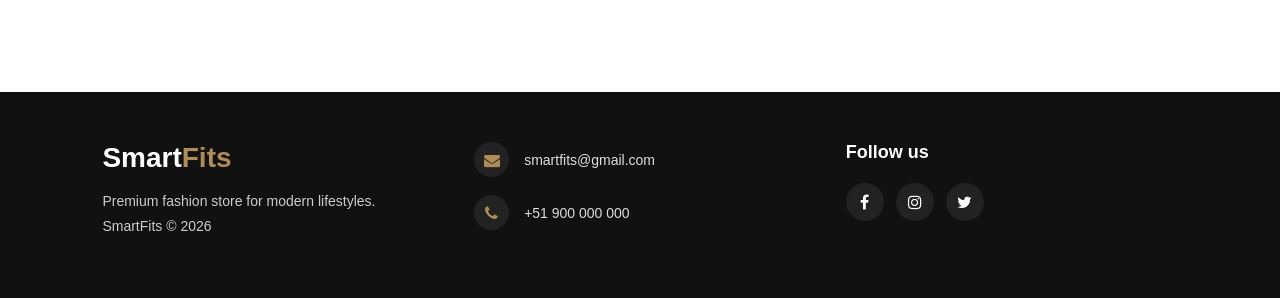
<file: src/Products.html>
<!DOCTYPE html>
<html lang="en">

<head>

<meta charset="UTF-8">
<meta name="viewport" content="width=device-width, initial-scale=1.0">

<title>SmartFits | Products</title>


<link rel="stylesheet" href="https://cdnjs.cloudflare.com/ajax/libs/font-awesome/4.7.0/css/font-awesome.min.css">


<link rel="stylesheet" href="styles/navbar.css">
<link rel="stylesheet" href="styles/footer.css">
<link rel="stylesheet" href="styles/products.css">
<link rel="stylesheet" href="styles/styles.css">

<style>

.user-area{
    display:flex;
    align-items:center;
    gap:20px;
}


.user-profile{
    display:flex;
    align-items:center;
    gap:8px;
    font-size:15px;
    color:#222;
    white-space:nowrap;
}

.logout-btn{

    background:white;
    border: 1px solid #ddd !important;
    padding:12px 28px;
    border-radius:25px;
    cursor:pointer;
    transition:.3s;

}


.logout-btn:hover{

    background:#111;
    color:white;

}

</style>

</head>
<body>
<header class="header">
    <div class="brand">
        <span>
            SmartFits
        </span>
    </div>

    <nav>
        <ul class="nav_links">
            <li>
                <a href="../index.html">
                    Home
                </a>
            </li>


            <li>
                <a class="active" href="Products.html">
                    Products
                </a>
            </li>


            <li>
                <a href="AboutUs.html">
                    About
                </a>
            </li>


            <li>
                <a href="Contacts.html">
                    Contact
                </a>
            </li>


        </ul>


    </nav>




    <div class="header-buttons user-area" id="userArea">
<a href="PatientRegistration.html">
<button class="btn-outline">
Register
</button>
</a>
<a href="Login.html">
<button class="btn-primary">
Login
</button>
</a>
</div>


    <div class="cart">

        <i class="fa fa-shopping-bag"></i>

        <span id="cartCount">
            0
        </span>

    </div>


</header>


<section class="products-page">



<div class="products-tools">


<div class="search-box">

<i class="fa fa-search"></i>

<input 
type="text"
id="searchInput"
placeholder="Search products...">

</div>



<select id="sortProducts">

<option value="default">
Sort by
</option>


<option value="low">
Price Low - High
</option>


<option value="high">
Price High - Low
</option>


</select>


</div>






<div class="categories">


<button class="active" onclick="filterProducts('all',this)">
All
</button>


<button onclick="filterProducts('shirts',this)">
Shirts
</button>


<button onclick="filterProducts('pants',this)">
Pants
</button>


<button onclick="filterProducts('accessories',this)">
Accessories
</button>


<button onclick="filterProducts('collections',this)">
Collections
</button>


</div>







<div class="products-container">





<div class="product-card"
data-category="shirts"
data-price="79.90">


<div class="image-container">

<img src="../images/shirts/shirt1.jpg">

</div>


<div class="product-info">


<h3>
Classic White Shirt
</h3>


<p class="price">
S/ 79.90
</p>


<span class="available">
Available
</span>


<button onclick="addCart('Classic White Shirt',79.90)">

<i class="fa fa-shopping-cart"></i>

Add to cart

</button>


</div>


</div>








<div class="product-card"
data-category="shirts"
data-price="89.90">


<div class="image-container">

<img src="../images/shirts/shirt2.jpg">

</div>


<div class="product-info">


<h3>
Casual Elegant Shirt
</h3>


<p class="price">
S/ 89.90
</p>


<span class="available">
Available
</span>


<button onclick="addCart('Casual Elegant Shirt',89.90)">

<i class="fa fa-shopping-cart"></i>

Add to cart

</button>


</div>


</div>









<div class="product-card"
data-category="pants"
data-price="109.90">


<div class="image-container">

<img src="../images/pants/pants1.jpg">

</div>


<div class="product-info">


<h3>
Modern Black Pants
</h3>


<p class="price">
S/ 109.90
</p>


<span class="available">
Available
</span>


<button onclick="addCart('Modern Black Pants',109.90)">

<i class="fa fa-shopping-cart"></i>

Add to cart

</button>


</div>


</div>









<div class="product-card"
data-category="accessories"
data-price="149.90">


<div class="image-container">

<img src="../images/watches/watches1.jpg">

</div>


<div class="product-info">


<h3>
Premium Watch
</h3>


<p class="price">
S/ 149.90
</p>


<span class="available">
Available
</span>


<button onclick="addCart('Premium Watch',149.90)">

<i class="fa fa-shopping-cart"></i>

Add to cart

</button>


</div>


</div>









<div class="product-card"
data-category="accessories"
data-price="59.90">


<div class="image-container">

<img src="../images/sun-glasses/sg1.jpeg">

</div>


<div class="product-info">


<h3>
Classic Sunglasses
</h3>


<p class="price">
S/ 59.90
</p>


<span class="sold">
Sold Out
</span>


<button disabled>

Unavailable

</button>


</div>


</div>









<div class="product-card"
data-category="collections"
data-price="179.90">


<div class="image-container">

<img src="../images/winter-collections/wc1.jpeg">

</div>


<div class="product-info">


<h3>
Winter Collection
</h3>


<p class="price">
S/ 179.90
</p>


<span class="available">
Available
</span>


<button onclick="addCart('Winter Collection',179.90)">

<i class="fa fa-shopping-cart"></i>

Add to cart

</button>


</div>


</div>






</div>



</section>






<footer class="footer-distributed">


<div class="footer-left">

<h3>
Smart<span>Fits</span>
</h3>


<p>
Premium fashion store for modern lifestyles.
</p>


<p>
SmartFits © 2026
</p>


</div>



<div class="footer-center">


<div>

<i class="fa fa-envelope"></i>

<p>
smartfits@gmail.com
</p>

</div>


<div>

<i class="fa fa-phone"></i>

<p>
+51 900 000 000
</p>

</div>


</div>




<div class="footer-right">


<h3>
Follow us
</h3>


<div class="footer-icons">


<a>
<i class="fa fa-facebook"></i>
</a>


<a>
<i class="fa fa-instagram"></i>
</a>


<a>
<i class="fa fa-twitter"></i>
</a>


</div>


</div>


</footer>





<script src="scripts/products.js"></script>
<script>


const userArea = document.getElementById("userArea");


const currentUser = JSON.parse(
localStorage.getItem("currentUser")
);



if(currentUser){


userArea.innerHTML = `

<div class="user-profile">

<i class="fa fa-user"></i>

<span>
${currentUser.name}
</span>

</div>


<button class="logout-btn" id="logout">
Logout
</button>

`;



document
.getElementById("logout")
.addEventListener("click",()=>{


localStorage.removeItem("currentUser");


window.location.reload();


});


}


</script>


</body>

</html>
</file>
<file: src/styles/navbar.css>
@import url('https://fonts.googleapis.com/css2?family=Montserrat:wght@400;500;600&display=swap');



/* ==========================
   HEADER
========================== */


header {


    width:100%;

    display:flex;

    justify-content:space-between;

    align-items:center;


    padding:25px 8%;


    background:#ffffff;


    border-bottom:1px solid #eeeeee;


    box-sizing:border-box;


}






/* ==========================
   BRAND
========================== */


.brand {


    display:flex;

    align-items:center;

    gap:12px;


}



.brand span {


    font-family:"Montserrat",sans-serif;

    font-size:24px;

    font-weight:600;

    color:#111;


}



.logo {


    width:55px;

    height:55px;

    object-fit:contain;

}





/* ==========================
   NAVIGATION
========================== */


.nav_links {


    list-style:none;

    display:flex;

    gap:35px;

    margin:0;

    padding:0;


}



.nav_links li a {


    font-family:"Montserrat",sans-serif;


    color:#333;


    font-size:15px;


    font-weight:500;


    text-decoration:none;


    transition:.3s;


}



.nav_links li a:hover {


    color:#b08d57;


}





/* ==========================
   BUTTONS
========================== */


.header-buttons {


    display:flex;

    gap:15px;


}





.header-buttons button {


    font-family:"Montserrat",sans-serif;


    padding:11px 25px;


    border-radius:25px;


    cursor:pointer;


    font-size:14px;


    transition:.3s;


}






.btn-outline {


    background:white;


    border:1px solid #111;


    color:#111;


}





.btn-outline:hover {


    background:#111;

    color:white;


}






.btn-primary {


    background:#111;


    color:white;


    border:1px solid #111;


}




.btn-primary:hover {


    background:#b08d57;


    border-color:#b08d57;


}






/* ==========================
   RESPONSIVE
========================== */


@media(max-width:900px){


header{


    flex-direction:column;

    gap:25px;


}



.nav_links{


    flex-wrap:wrap;

    justify-content:center;


}



.header-buttons{


    justify-content:center;


}



.username{

    display:flex;
    align-items:center;
    font-size:15px;
    font-weight:600;
    color:#222;

}


.username i{
    font-size:18px;
}



#userArea{

    display:flex;
    align-items:center;

}



#userArea button{

    cursor:pointer;

    border-radius:25px;

    transition:.3s ease;

}



#userArea .btn-outline{

    background:white;

    color:#222;

    border:1px solid #222;

    padding:10px 22px;

}



#userArea .btn-outline:hover{

    background:#111;

    color:white;

    transform:translateY(-2px);

}
}
</file>
<file: src/styles/footer.css>
@import url('https://fonts.googleapis.com/css2?family=Montserrat:wght@400;500;600&display=swap');



/* ==========================
   FOOTER
========================== */


.footer-distributed {


    width:100%;


    background:#111;


    color:white;


    padding:50px 8%;


    display:flex;


    justify-content:space-between;


    align-items:flex-start;


    gap:40px;


    box-sizing:border-box;


    margin-top:80px;


    font-family:"Montserrat",sans-serif;


}






/* LEFT */


.footer-left {


    flex:1;


}



.footer-left h3 {


    font-size:28px;


    font-weight:600;


    margin-bottom:15px;


    color:white;


}




.footer-left h3 span {


    color:#b08d57;


}




.footer-left p {


    color:#cccccc;


    font-size:14px;


    line-height:1.8;


}






/* CENTER */


.footer-center {


    flex:1;


}



.footer-center div {


    display:flex;


    align-items:center;


    margin-bottom:18px;


}




.footer-center i {


    width:35px;


    height:35px;


    display:flex;


    justify-content:center;


    align-items:center;


    background:#222;


    border-radius:50%;


    margin-right:15px;


    color:#b08d57;


}



.footer-center p {


    color:#ddd;


    font-size:14px;


}







/* RIGHT */


.footer-right {


    flex:1;


}



.footer-right h3 {


    color:white;


    font-size:18px;


    margin-bottom:20px;


}



.footer-right p {


    color:#ccc;


    line-height:1.7;


}







/* SOCIAL ICONS */


.footer-icons {


    display:flex;


    gap:12px;


    margin-top:20px;


}



.footer-icons a {


    width:38px;


    height:38px;


    display:flex;


    align-items:center;


    justify-content:center;


    border-radius:50%;


    background:#222;


    color:white;


    transition:.3s;


}



.footer-icons a:hover {


    background:#b08d57;


}








/* LINKS */


.footer-links {


    display:flex;


    gap:20px;


}



.footer-links a {


    color:#ddd;


    text-decoration:none;


    font-size:14px;


}



.footer-links a:hover {


    color:#b08d57;


}







.footer-company-name {


    margin-top:20px;


    color:#888;


    font-size:13px;


}








/* ==========================
   RESPONSIVE
========================== */


@media(max-width:850px){



.footer-distributed {


    flex-direction:column;


    text-align:center;


    align-items:center;


}



.footer-center div {


    justify-content:center;


}



.footer-links {


    justify-content:center;


}



.footer-icons {


    justify-content:center;


}


}
</file>
<file: src/styles/styles.css>
/* =========================
   GENERAL
========================= */


*{
    margin:0;
    padding:0;
    box-sizing:border-box;
    font-family:'Arial', sans-serif;
}


body{

    background:#ffffff;
    color:#222;

}




/* =========================
   HEADER
========================= */


.header{

    width:100%;
    min-height:90px;

    display:flex;
    align-items:center;
    justify-content:space-between;

    padding:0 8%;

    background:white;

    border-bottom:1px solid #eee;

}



.brand{

    display:flex;
    align-items:center;
    gap:15px;

}



.brand span{

    font-size:25px;
    font-weight:600;
    letter-spacing:1px;

}





.nav_links{

    display:flex;
    gap:35px;

    list-style:none;

}



.nav_links a{

    text-decoration:none;
    color:#222;

    font-size:15px;

    transition:.3s;

}



.nav_links a:hover{

    color:#b08d57;

}





.header-buttons{

    display:flex;
    gap:10px;

}




button{

    cursor:pointer;

}






/* =========================
   HEADER BUTTONS
========================= */


.btn-outline{


    background:white;

    color:#111;

    border:1px solid #111;

    padding:12px 25px;

    transition:.35s ease;

}



.btn-outline:hover{


    background:#111;

    color:white;

    transform:translateY(-3px);

    box-shadow:0 8px 18px rgba(0,0,0,.15);


}







.btn-primary{


    background:#111;

    color:white;

    border:1px solid #111;

    padding:12px 28px;

    transition:.35s ease;


}




.btn-primary:hover{


    background:white;

    color:#111;

    transform:translateY(-3px);

    box-shadow:0 8px 18px rgba(0,0,0,.15);


}







/* =========================
   HERO
========================= */


.hero{


display:flex;

align-items:center;

justify-content:space-between;


padding:70px 8%;

background:#f7f7f7;


gap:40px;


}





.hero-content{

width:45%;

}




.subtitle{


letter-spacing:3px;

font-size:13px;

color:#888;


}





.hero h1{


font-size:55px;

line-height:1.2;

font-weight:600;

margin:20px 0;


}




.hero p{


font-size:18px;

color:#555;

line-height:1.6;


}






.shop-btn{


margin-top:30px;

background:#111;

color:white;

border:1px solid #111;

padding:15px 35px;

cursor:pointer;

transition:.35s ease;


}




.shop-btn:hover{


background:white;

color:#111;

transform:translateY(-4px);

box-shadow:0 10px 25px rgba(0,0,0,.18);


}








.hero-image{

width:45%;

}





.hero-image img{


width:100%;

max-width:450px;

height:550px;

object-fit:cover;

transition:.4s;


}





.hero-image img:hover{


transform:scale(1.02);


}









/* =========================
   FEATURED
========================= */


.featured{


padding:70px 8%;

text-align:center;


}





.featured h2{


font-size:35px;


}





.featured p{


color:#777;

margin:10px;


}






.gallery{


display:grid;

grid-template-columns:repeat(4,1fr);

gap:25px;

margin-top:40px;


}





.gallery img{


width:100%;

height:320px;

object-fit:cover;

transition:.35s;


}




.gallery img:hover{


transform:scale(1.05);

filter:brightness(.95);


}









/* =========================
   TABLETS
========================= */


@media(max-width:1000px){



.header{


padding:0 5%;


}




.nav_links{


gap:20px;


}





.hero{


padding:60px 5%;


}





.hero h1{


font-size:45px;


}




.hero-image img{


height:450px;


}




.gallery{


grid-template-columns:repeat(2,1fr);


}



}









/* =========================
   MOBILE
========================= */


@media(max-width:700px){



.header{


height:auto;

padding:20px;

flex-wrap:wrap;


}




.brand span{


font-size:22px;


}






.nav_links{


display:none;

width:100%;

flex-direction:column;

text-align:center;

gap:20px;

padding:25px 0;


}





.header nav.active .nav_links{


display:flex;


}







.header-buttons{


width:100%;

justify-content:center;

margin-top:15px;


}





.btn-outline,
.btn-primary{


padding:10px 20px;

font-size:14px;


}








.hero{


flex-direction:column;

text-align:center;

padding:50px 20px;


}





.hero-content{


width:100%;


}





.subtitle{


font-size:12px;


}




.hero h1{


font-size:38px;


}





.hero p{


font-size:16px;


}





.hero-image{


width:100%;


}





.hero-image img{


width:100%;

height:400px;


}







.featured{


padding:50px 20px;


}






.featured h2{


font-size:30px;


}







.gallery{


grid-template-columns:1fr;

gap:20px;


}






.gallery img{


height:350px;


}



}
</file>
<file: src/styles/Login.css>
.modal {
    display: none; 
    position: fixed; 
    z-index: 1; 
    left: 0;
    top: 0;
    width: 100%; 
    height: 100%; 
    overflow: auto; 
    background-color: rgb(0,0,0); 
    background-color: rgba(0,0,0,0.4); 
    padding-top: 60px;
  }
  
  .modal-content {
    background-color: #fefefe;
    margin: 5px auto; 
    border: 1px solid #888;
    width: 80%; 
  }
  
  .close {
    position: absolute;
    right: 25px;
    top: 0;
    color: #000;
    font-size: 35px;
    font-weight: bold;
  }
  
  .close:hover,
  .close:focus {
    color: red;
    cursor: pointer;
  }


.container{
  padding: 50px;
  margin-left: 400px;
  justify-content: center;
  text-align: center;
  align-items: center;
  width: 50%;
  border: dashed;
  border-radius: 10px;
  border-color: blueviolet;
}



  
  .animate {
    -webkit-animation: animatezoom 0.6s;
    animation: animatezoom 0.6s
  }
  
  @-webkit-keyframes animatezoom {
    from {-webkit-transform: scale(0)}
    to {-webkit-transform: scale(1)}
  }
  
  @keyframes animatezoom {
    from {transform: scale(0)}
    to {transform: scale(1)}
  }
</file>
<file: src/styles/RegisterStyles.css>
@import url('https://fonts.googleapis.com/css2?family=Montserrat:wght@400;500;600&display=swap');



/* =========================
   GENERAL
========================= */


body{


margin:0;


font-family:"Montserrat",sans-serif;


background:#fafafa;


color:#222;


}







/* =========================
   REGISTER SECTION
========================= */


.register-section{


min-height:750px;


display:flex;


justify-content:center;


align-items:center;


padding:60px 20px;


}





.register-card{


background:white;


width:430px;


padding:45px;


box-shadow:
0 15px 40px rgba(0,0,0,.08);


animation:
show .6s ease;


}





.register-card h1{


text-align:center;


font-size:32px;


font-weight:600;


margin-bottom:10px;


}





.register-card p{


text-align:center;


color:#777;


font-size:14px;


}






/* =========================
   FORM
========================= */


.register-card label{


display:block;


font-size:14px;


margin-top:18px;


color:#333;


}





.register-card input,
.register-card select{


width:100%;


padding:13px;


margin-top:7px;


border:1px solid #ddd;


font-family:"Montserrat",sans-serif;


box-sizing:border-box;


outline:none;


background:white;


}





.register-card input:focus,
.register-card select:focus{


border-color:#b08d57;


}






.register-card h3{


margin-top:35px;


font-size:17px;


font-weight:500;


border-bottom:1px solid #eee;


padding-bottom:10px;


}







/* =========================
 BUTTON
========================= */


.register-button{


width:100%;


margin-top:30px;


padding:14px;


background:#111;


color:white;


border:none;


cursor:pointer;


font-size:15px;


transition:.3s;


}



.register-button:hover{


background:#b08d57;


}







/* =========================
 MESSAGE
========================= */


#message{


margin-top:20px;


font-weight:500;


}







.login-link a{


color:#b08d57;


text-decoration:none;


}







/* =========================
 ANIMATION
========================= */


@keyframes show{


from{


opacity:0;


transform:translateY(30px);


}


to{


opacity:1;


transform:translateY(0);


}


}







/* =========================
 RESPONSIVE
========================= */


@media(max-width:600px){



.register-card{


width:90%;


padding:30px;


}

.register-card{

animation:show .6s ease;

}



@keyframes show{

from{

opacity:0;
transform:translateY(40px);

}


to{

opacity:1;
transform:translateY(0);

}

}



.register-button:hover{

transform:scale(1.03);

}

}
</file>
<file: src/styles/products.css>
/* ================================
   PRODUCTS PAGE
   SMARTFITS PREMIUM STYLE
================================ */


/* PRODUCTS SECTION */

.products-page{

    padding:70px 8%;
    background:#ffffff;

}

*{
    margin:0;
    padding:0;
    box-sizing:border-box;
    font-family:'Arial', sans-serif;
}



/* ================= TITLE ================= */


.products-header{

    text-align:center;
    margin-bottom:45px;

}



.products-header h1{

    font-size:45px;
    font-weight:600;
    letter-spacing:1px;
    margin-bottom:15px;

}



.products-header p{

    color:#777;
    font-size:18px;

}






/* ================= TOOLS ================= */


.products-tools{

    display:flex;
    justify-content:center;
    align-items:center;

    gap:20px;

    margin-bottom:35px;

}




.search-box{
    width:350px;
    height:48px;
    border:1px solid #ddd;
    border-radius:30px;
    display:flex;
    align-items:center;
    padding:0 12px;
    gap:9px;
    transition:.3s;

}




.search-box:focus-within{


    border-color:#111;

    box-shadow:0 0 0 3px rgba(0,0,0,.08);

}



.search-box i{

    color:#888;

}




.search-box input{
    border:none;
    outline:none;
    width:100%;
    font-size:14px;
}





#sortProducts{


    height:48px;

    padding:0 25px;

    border:1px solid #ddd;

    border-radius:30px;

    background:white;

    cursor:pointer;

    transition:.3s;

}




#sortProducts:hover{


    border-color:#111;

}







/* ================= CATEGORIES ================= */


.categories{


    display:flex;

    justify-content:center;

    flex-wrap:wrap;

    gap:15px;

    margin-bottom:50px;


}




.categories button{


    background:white;

    border:1px solid #222;

    border-radius:25px;

    padding:12px 30px;

    cursor:pointer;

    transition:.35s;

    font-size:14px;

}





.categories button:hover,
.categories button.active{


    background:#111;

    color:white;

    transform:translateY(-3px);

}







/* ================= PRODUCTS GRID ================= */


.products-container{


    display:grid;

    grid-template-columns:repeat(3,1fr);

    gap:35px;


}







/* ================= CARD ================= */


.product-card{


    background:white;

    border:1px solid #eee;

    border-radius:18px;

    overflow:hidden;

    transition:.35s;

    box-shadow:0 10px 25px rgba(0,0,0,.04);


    animation:fadeUp .5s ease;


}




.product-card:hover{


    transform:translateY(-10px);

    box-shadow:0 18px 35px rgba(0,0,0,.12);


}







/* IMAGE */


.image-container{


    width:100%;

    height:380px;

    overflow:hidden;

    background:#f5f5f5;


}




.image-container img{


    width:100%;

    height:100%;

    object-fit:cover;

    transition:.5s;


}




.product-card:hover img{


    transform:scale(1.08);


}







/* ================= INFO ================= */


.product-info{


    padding:25px;


}




.product-info h3{


    font-size:20px;

    font-weight:500;

    margin-bottom:12px;


}





.price{


    font-size:18px;

    font-weight:600;

    margin-bottom:15px;


}





.available,
.sold{


    display:inline-block;

    font-size:13px;

    margin-bottom:20px;

    letter-spacing:.5px;


}





.available{

    color:#3b8d52;

}



.sold{

    color:#b33;

}








/* ================= BUTTON ================= */


.product-info button{


    width:100%;


    background:#111;

    color:white;


    border:1px solid #111;

    border-radius:30px;


    padding:14px;


    font-size:14px;


    transition:.35s;


}




.product-info button:hover{


    background:white;

    color:#111;

    transform:translateY(-3px);

    border-color:#111;


}




.product-info button:disabled{


    opacity:.5;

    cursor:not-allowed;

}





/* ================= ANIMATION ================= */


@keyframes fadeUp{


    from{

        opacity:0;

        transform:translateY(20px);

    }


    to{

        opacity:1;

        transform:translateY(0);

    }


}







/* ================= RESPONSIVE ================= */



@media(max-width:1100px){


.products-container{


    grid-template-columns:repeat(2,1fr);


}


}




@media(max-width:700px){



.products-page{


    padding:50px 20px;

}



.products-header h1{


    font-size:35px;

}




.products-tools{


    flex-direction:column;

}



.search-box{


    width:100%;

}




#sortProducts{


    width:100%;

}




.categories{


    gap:10px;

}



.categories button{


    padding:10px 20px;

}




.products-container{


    grid-template-columns:1fr;

}



.image-container{


    height:350px;

}




.product-info{


    padding:20px;

}



}
</file>
